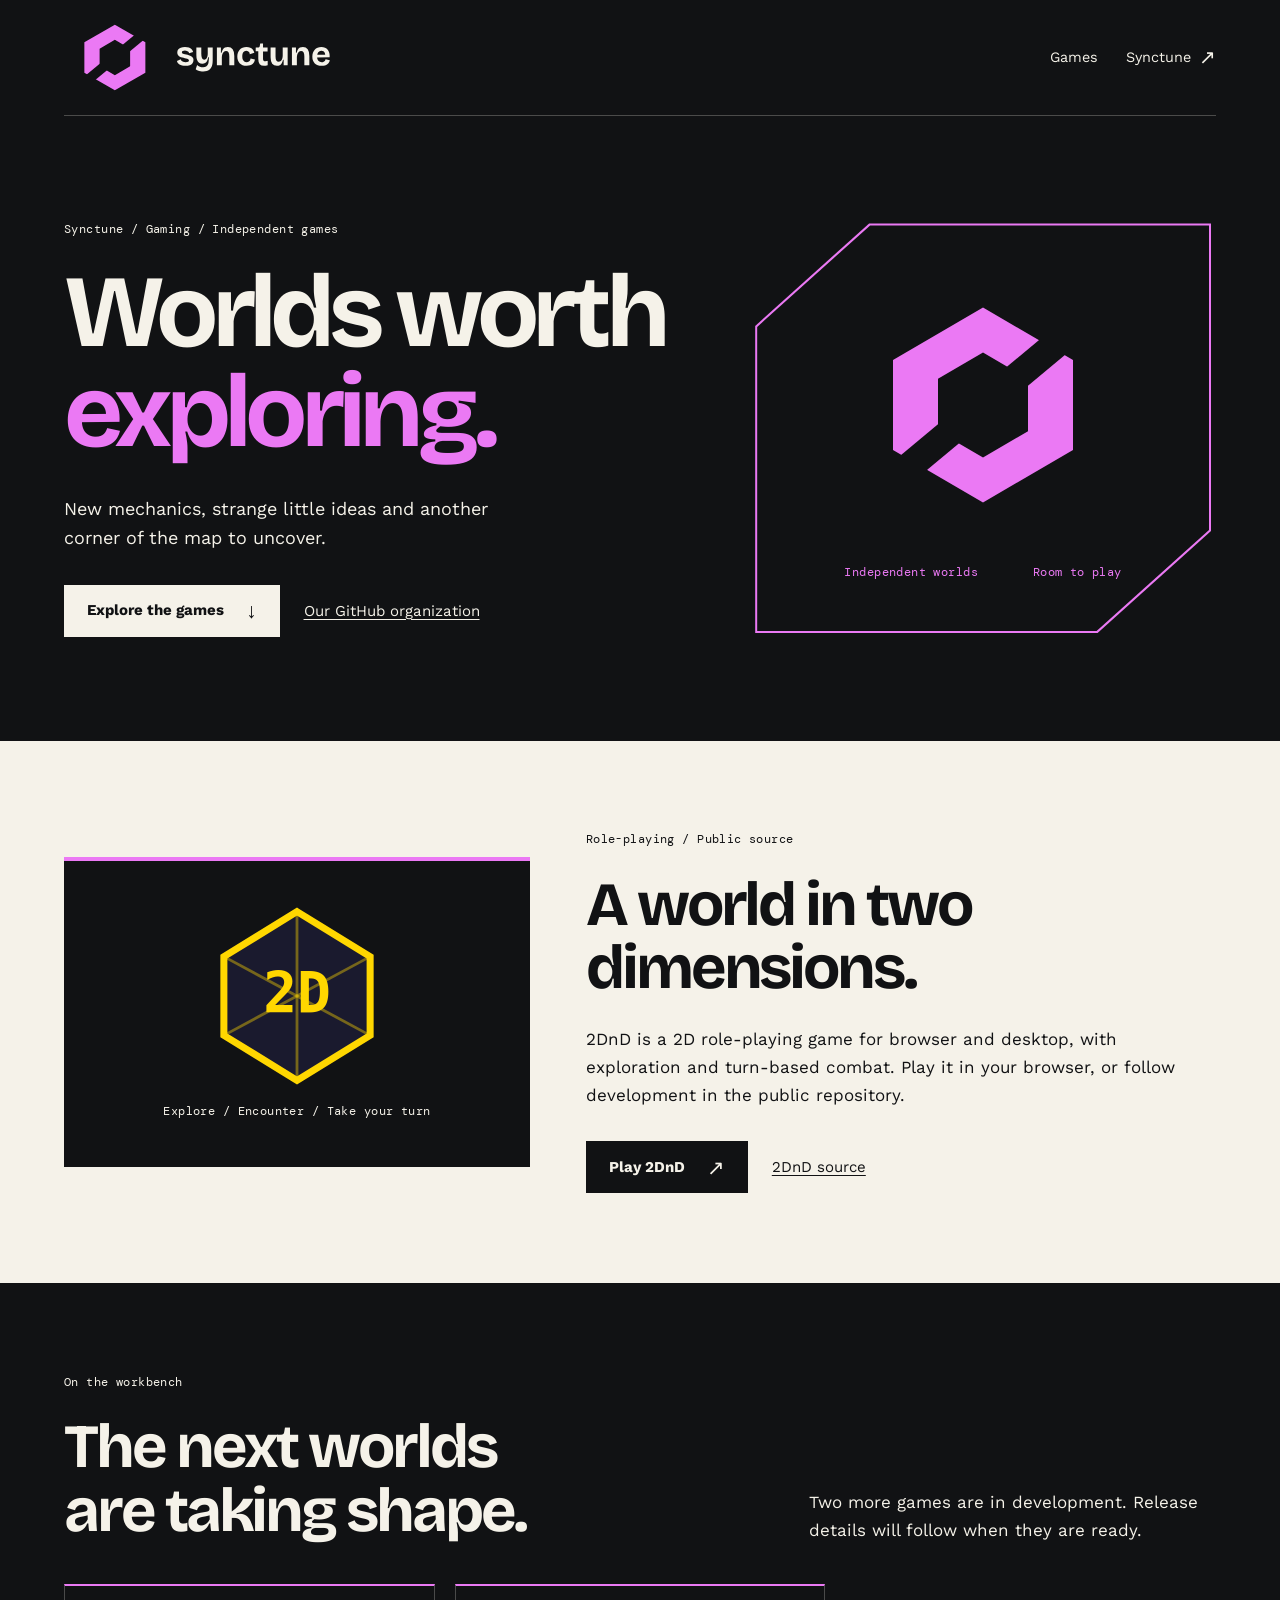
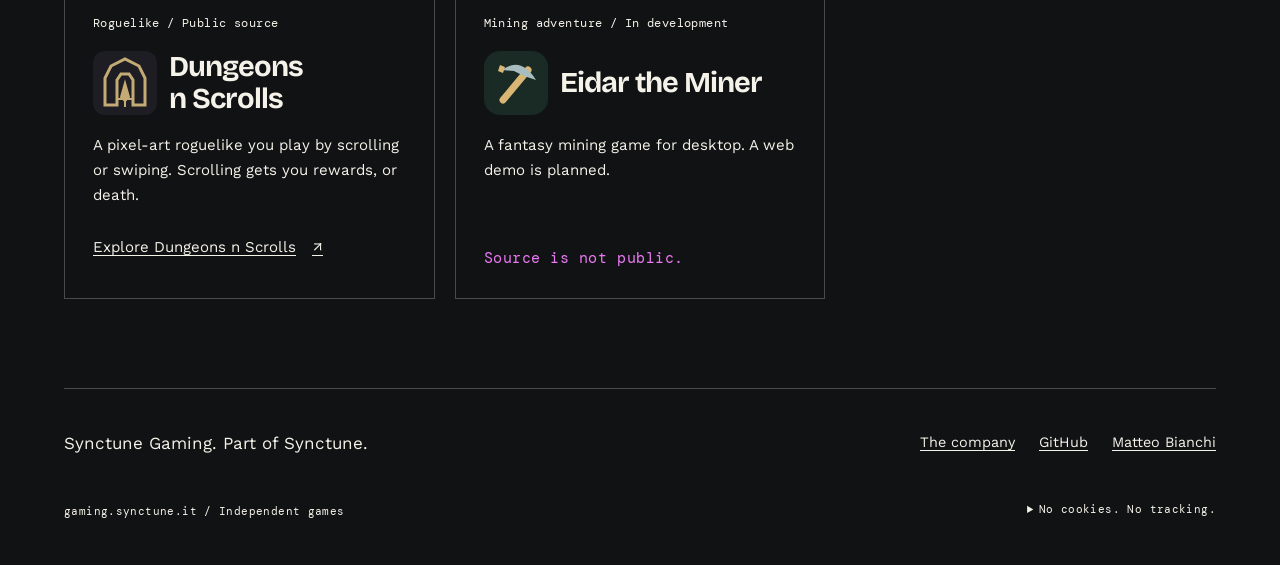
<file: index.html>
<!doctype html>
<html lang="en">
<head>
  <meta charset="utf-8">
  <meta name="viewport" content="width=device-width, initial-scale=1">
  <meta name="description" content="Explore Synctune Gaming: 2DnD, Dungeons n Scrolls, Eidar the Miner and independent game-development experiments.">
  <meta name="theme-color" content="#111214">
  <meta property="og:type" content="website">
  <meta property="og:title" content="Synctune Gaming | Worlds worth exploring">
  <meta property="og:description" content="Independent games, strange ideas and the next world taking shape. A branch of Synctune.">
  <meta property="og:url" content="https://gaming.synctune.it/">
  <meta property="og:image" content="https://gaming.synctune.it/assets/social.png">
  <meta property="og:image:alt" content="Synctune Gaming's orchid Rift symbol and wordmark.">
  <link rel="canonical" href="https://gaming.synctune.it/">
  <link rel="icon" href="assets/favicon.svg" type="image/svg+xml">
  <link rel="apple-touch-icon" href="assets/apple-touch-icon.png">
  <link rel="stylesheet" href="assets/styles.css">
  <link rel="stylesheet" href="assets/brand.css">
  <link rel="preload" href="assets/fonts/BricolageGrotesque-Bold.ttf" as="font" type="font/ttf" crossorigin>
  <title>Synctune Gaming | Worlds worth exploring</title>
</head>
<body>
  <a class="skip-link" href="#main">Skip to content</a>
  <header class="site-header wrap">
    <a class="brand" href="./"><img src="assets/logo.svg" alt="Synctune Gaming home" width="881" height="320"></a>
    <nav class="site-nav" aria-label="Main navigation"><a href="#games">Games</a><a href="https://synctune.it">Synctune <span class="arrow" aria-hidden="true">&#8599;</span></a></nav>
  </header>
  <main id="main" tabindex="-1">
    <section class="branch-hero wrap" aria-labelledby="hero-title">
      <div class="hero-copy"><p class="eyebrow">Synctune / Gaming / Independent games</p><h1 id="hero-title">Worlds worth<br><span class="accent">exploring.</span></h1><p>New mechanics, strange little ideas and another corner of the map to uncover.</p><div class="actions"><a class="button" href="#games">Explore the games <span class="arrow" aria-hidden="true">&#8595;</span></a><a class="text-link" href="https://github.com/synctune-gaming">Our GitHub organization</a></div></div>
      <div class="hero-art rift" aria-hidden="true"><img src="assets/symbol.svg" alt="" width="320" height="320"><div class="art-caption"><span>Independent worlds</span><span>Room to play</span></div></div>
    </section>
    <section id="games" class="section light" aria-labelledby="game-title">
      <div class="feature wrap">
        <div class="feature-art" aria-hidden="true"><img src="assets/projects/2dnd.svg" alt="" width="64" height="64"><p class="meta">Explore / Encounter / Take your turn</p></div>
        <div class="feature-copy"><p class="eyebrow">Role-playing / Public source</p><h2 id="game-title">A world in two<br>dimensions.</h2><p>2DnD is a 2D role-playing game for browser and desktop, with exploration and turn-based combat. Play it in your browser, or follow development in the public repository.</p><div class="actions"><a class="button" href="https://2dnd.mbianchi.dev/">Play 2DnD <span class="arrow" aria-hidden="true">&#8599;</span></a><a class="text-link" href="https://github.com/mbianchidev/2dnd">2DnD source</a></div></div>
      </div>
    </section>
    <section class="section wrap" aria-labelledby="development-title">
      <div class="section-heading"><div><p class="eyebrow">On the workbench</p><h2 id="development-title">The next worlds<br>are taking shape.</h2></div><p>Two more games are in development. Release details will follow when they are ready.</p></div>
      <div class="cards">
        <article class="card"><p class="meta">Roguelike / Public source</p><div class="project-title"><img src="assets/projects/dungeons-n-scrolls.svg" alt="" width="64" height="64" loading="lazy"><h3>Dungeons n Scrolls</h3></div><p>A pixel-art roguelike you play by scrolling or swiping. Scrolling gets you rewards, or death.</p><a class="text-link" href="https://github.com/synctune-gaming/dungeons-n-scrolls">Explore Dungeons n Scrolls <span aria-hidden="true">&#8599;</span></a></article>
        <article class="card"><p class="meta">Mining adventure / In development</p><div class="project-title"><img src="assets/projects/eidar-the-miner.svg" alt="" width="64" height="64" loading="lazy"><h3>Eidar the Miner</h3></div><p>A fantasy mining game for desktop. A web demo is planned.</p><p class="availability">Source is not public.</p></article>
      </div>
    </section>
  </main>
  <footer class="site-footer wrap">
    <div class="footer-top"><p>Synctune Gaming. Part of Synctune.</p><nav class="footer-links" aria-label="Footer navigation"><a href="https://synctune.it">The company</a><a href="https://github.com/synctune-gaming">GitHub</a><a href="https://mbianchi.dev">Matteo Bianchi</a></nav></div>
    <div class="footer-bottom"><span>gaming.synctune.it / Independent games</span><details class="privacy"><summary>No cookies. No tracking.</summary><p>No analytics, cookies, embedded games or store widgets load here. Fonts and artwork are local. Hosting providers may process standard request data; linked project sites have their own privacy policies.</p></details></div>
  </footer>
</body>
</html>
</file>
<file: assets/styles.css>
@font-face {
  font-family: "Bricolage Grotesque";
  src: url("fonts/BricolageGrotesque-Bold.ttf") format("truetype");
  font-weight: 700;
  font-style: normal;
  font-display: swap;
}

@font-face {
  font-family: "Work Sans";
  src: url("fonts/WorkSans-Regular.ttf") format("truetype");
  font-weight: 400;
  font-style: normal;
  font-display: swap;
}

@font-face {
  font-family: "Work Sans";
  src: url("fonts/WorkSans-Bold.ttf") format("truetype");
  font-weight: 700;
  font-style: normal;
  font-display: swap;
}

@font-face {
  font-family: "DM Mono";
  src: url("fonts/DMMono-Regular.ttf") format("truetype");
  font-weight: 400;
  font-style: normal;
  font-display: swap;
}

:root {
  color-scheme: dark;
  --ink: #111214;
  --paper: #F5F2E9;
  --rule: rgb(245 242 233 / 25%);
  --gutter: clamp(20px, 5vw, 80px);
  font-family: "Work Sans", sans-serif;
  font-synthesis: none;
  color: var(--paper);
  background: var(--ink);
}

* { box-sizing: border-box; }

html { scroll-padding-top: 24px; }

body {
  margin: 0;
  font-size: 17px;
  line-height: 1.65;
}

::selection {
  color: var(--ink);
  background: var(--signal);
}

a {
  color: inherit;
  text-underline-offset: 0.22em;
  text-decoration-thickness: 1px;
}

:focus-visible {
  outline: 3px solid currentColor;
  outline-offset: 6px;
}

img {
  display: block;
  max-width: 100%;
  height: auto;
}

h1,
h2,
h3,
p,
figure { margin: 0; }

h1,
h2,
h3 {
  font-family: "Bricolage Grotesque", sans-serif;
  font-weight: 700;
  text-wrap: balance;
}

h1 {
  font-size: clamp(3.75rem, 8vw, 7.5rem);
  line-height: 0.98;
  letter-spacing: -0.065em;
}

h2 {
  font-size: clamp(2.4rem, 4.8vw, 4.5rem);
  line-height: 1.04;
  letter-spacing: -0.05em;
}

h3 {
  font-size: 1.8rem;
  line-height: 1.12;
  letter-spacing: -0.035em;
}

p { max-width: 62ch; }
p + p { margin-top: 1rem; }

.wrap {
  width: min(1280px, calc(100% - var(--gutter) * 2));
  margin-inline: auto;
}

.skip-link {
  position: absolute;
  z-index: 10;
  top: 12px;
  left: var(--gutter);
  padding: 12px 20px;
  color: var(--ink);
  background: var(--paper);
  transform: translateY(-160%);
}

.skip-link:focus { transform: none; }

.site-header {
  display: flex;
  justify-content: space-between;
  align-items: center;
  gap: 20px;
  min-height: 116px;
  border-bottom: 1px solid var(--rule);
}

.brand {
  display: block;
  flex: 0 0 auto;
  width: 280px;
}

.site-nav {
  display: flex;
  flex-wrap: wrap;
  align-items: center;
  gap: 8px 28px;
}

.site-nav a,
.footer-links a {
  display: inline-flex;
  align-items: center;
  min-height: 44px;
  font-size: 0.9rem;
}

.site-nav a { gap: 8px; text-decoration: none; }
.site-nav a:hover { color: var(--signal); text-decoration: underline; }

.eyebrow,
.meta,
.art-caption,
.availability,
.footer-bottom {
  font-family: "DM Mono", monospace;
  font-size: 0.75rem;
  font-weight: 400;
  letter-spacing: 0.035em;
  line-height: 1.6;
}

.eyebrow { margin-bottom: 24px; }
.accent { color: var(--signal); }

.branch-hero {
  display: grid;
  grid-template-columns: 1.15fr 0.85fr;
  align-items: center;
  gap: 56px;
  padding-block: clamp(56px, 8vw, 112px);
}

.hero-copy > p:not(.eyebrow) {
  max-width: 44ch;
  margin-top: 30px;
  font-size: 1.125rem;
}

.actions {
  display: flex;
  align-items: center;
  flex-wrap: wrap;
  gap: 12px 24px;
  margin-top: 32px;
}

.button {
  display: inline-flex;
  align-items: center;
  justify-content: center;
  gap: 22px;
  min-height: 52px;
  padding: 12px 22px;
  border: 1px solid var(--paper);
  color: var(--ink);
  background: var(--paper);
  font-size: 0.94rem;
  font-weight: 700;
  line-height: 1.4;
  text-decoration: none;
}

.button:hover {
  border-color: var(--signal);
  background: var(--signal);
}

.light .button {
  border-color: var(--ink);
  color: var(--paper);
  background: var(--ink);
}

.light .button:hover {
  color: var(--ink);
  background: var(--paper);
}

.text-link {
  display: inline-flex;
  align-items: center;
  gap: 16px;
  min-height: 44px;
  font-size: 0.94rem;
}

.arrow {
  display: inline-block;
  flex: 0 0 auto;
  font-family: sans-serif;
  font-size: 1.4em;
  line-height: 1;
}

.hero-art {
  position: relative;
  display: flex;
  flex-direction: column;
  align-items: center;
  justify-content: center;
  min-height: 420px;
  padding: 32px;
  border-block: 1px solid var(--rule);
  isolation: isolate;
}

.hero-art > img {
  z-index: 1;
  width: min(100%, 300px);
}

.art-caption {
  z-index: 1;
  display: flex;
  justify-content: space-between;
  flex-wrap: wrap;
  gap: 12px;
  width: 100%;
  margin-top: 28px;
}

.section { padding-block: clamp(56px, 7vw, 96px); }

.light {
  color-scheme: light;
  --rule: rgb(17 18 20 / 25%);
  color: var(--ink);
  background: var(--paper);
}

.section-heading {
  display: flex;
  align-items: end;
  justify-content: space-between;
  gap: 32px;
  margin-bottom: 40px;
}

.section-heading h2 { max-width: 17ch; }
.section-heading > p { max-width: 37ch; }

.feature {
  display: grid;
  grid-template-columns: 0.85fr 1.15fr;
  align-items: center;
  gap: 56px;
}

.feature-art {
  display: flex;
  flex-direction: column;
  align-items: center;
  justify-content: center;
  min-height: 310px;
  padding: 32px;
  border-top: 4px solid var(--signal);
  color: var(--paper);
  background: var(--ink);
}

.feature-art img { width: 180px; }
.feature-art .meta { margin-top: 16px; }

.feature-copy h2 { margin-bottom: 24px; }
.feature-copy .meta { margin-bottom: 16px; }

.cards {
  display: grid;
  grid-template-columns: repeat(3, minmax(0, 1fr));
  gap: 20px;
}

.card {
  display: flex;
  flex-direction: column;
  align-items: start;
  gap: 18px;
  min-height: 272px;
  padding: 28px;
  border: 1px solid var(--rule);
  border-top: 2px solid var(--signal);
}

.card h3 { overflow-wrap: anywhere; }
.project-title {
  display: flex;
  align-items: center;
  gap: 12px;
  min-width: 0;
}

.project-title img {
  flex: 0 0 64px;
  width: 64px;
  height: 64px;
  object-fit: contain;
  background: var(--ink);
}

.card p:not(.meta) { font-size: 0.94rem; }
.card > a,
.card > .availability { margin-top: auto; }
.availability { padding-top: 8px; color: var(--signal); }
.light .availability { color: var(--ink); }

.split {
  display: grid;
  grid-template-columns: 1fr 1fr;
  gap: 64px;
  align-items: start;
}

.split h2 { max-width: 14ch; }
.split-copy { padding-top: 6px; }
.split-copy > p { font-size: 1.125rem; }
.split-copy .text-link { margin-top: 20px; }

.note {
  margin-top: 36px;
  padding-left: 24px;
  border-left: 2px solid var(--signal);
  font-size: 0.875rem;
}

.service-list {
  display: grid;
  grid-template-columns: 1fr 1fr;
  gap: 0 40px;
  padding: 0;
  margin: 32px 0 0;
  list-style: none;
}

.service-list li {
  padding-block: 18px;
  border-top: 1px solid var(--rule);
}

.service-list strong {
  display: block;
  font-family: "Bricolage Grotesque", sans-serif;
  font-size: 1.25rem;
  line-height: 1.3;
}

.service-list span { display: block; margin-top: 8px; font-size: 0.94rem; }

.contact-band {
  display: flex;
  align-items: center;
  flex-wrap: wrap;
  justify-content: space-between;
  gap: 32px;
  padding-block: 48px;
  border-top: 1px solid var(--rule);
}

.contact-band h2 { max-width: 17ch; }

.site-footer {
  padding-block: 32px;
  border-top: 1px solid var(--rule);
}

.footer-top,
.footer-bottom {
  display: flex;
  flex-wrap: wrap;
  justify-content: space-between;
  align-items: center;
  gap: 16px 32px;
}

.footer-top { margin-bottom: 24px; }
.footer-links { display: flex; flex-wrap: wrap; gap: 4px 24px; }
.footer-bottom { font-size: 0.6875rem; }
.footer-bottom > a { display: inline-flex; align-items: center; min-height: 44px; }

.privacy { max-width: 65ch; }
.privacy summary { cursor: pointer; min-height: 44px; padding-block: 12px; }
.privacy p { margin-block: 8px 20px; font-family: "Work Sans", sans-serif; font-size: 0.875rem; letter-spacing: normal; }

@media (max-width: 1000px) {
  .branch-hero { gap: 32px; }
  h1 { font-size: clamp(3.5rem, 8vw, 6rem); }
  .hero-art { min-height: 350px; padding: 20px; }
  .cards { grid-template-columns: repeat(2, minmax(0, 1fr)); }
  .feature { gap: 32px; }
  .split { gap: 32px; }
}

@media (max-width: 700px) {
  .site-header { flex-direction: column; align-items: start; gap: 0; padding-bottom: 16px; }
  .brand { width: 248px; margin-left: -8px; }
  .site-nav { width: 100%; justify-content: space-between; gap: 8px 16px; }
  .site-nav a { font-size: 0.875rem; }
  .branch-hero { grid-template-columns: 1fr; gap: 44px; }
  h1 { font-size: clamp(3.5rem, 12.5vw, 5.5rem); }
  .hero-art { min-height: 320px; }
  .hero-art > img { width: 220px; }
  .cards,
  .feature,
  .split,
  .service-list { grid-template-columns: 1fr; }
  .section-heading { flex-direction: column; align-items: start; }
  .feature-art { min-height: 260px; }
  .card { min-height: 230px; }
  .contact-band .button { max-width: 100%; }
}

@media (prefers-reduced-motion: no-preference) {
  .button { transition: background-color 160ms ease, border-color 160ms ease; }
}

@media print {
  :root { color-scheme: light; color: #111214; background: white; }
  .site-header, .site-footer, .hero-art { display: none; }
  .branch-hero { display: block; }
  .accent, .availability { color: #111214; }
  .cards { grid-template-columns: 1fr 1fr; }
  .card { break-inside: avoid; border-color: #111214; }
}
</file>
<file: assets/brand.css>
:root { --signal: #EB79F4; }

.rift { border: 0; }

.rift::before,
.rift::after {
  content: "";
  position: absolute;
  z-index: -1;
  inset: 5px;
  background: var(--signal);
  clip-path: polygon(25% 0, 100% 0, 100% 75%, 75% 100%, 0 100%, 0 25%);
}

.rift::after {
  inset: 7px;
  background: var(--ink);
}

.rift .art-caption {
  max-width: 75%;
  padding-inline: 12px;
  color: var(--signal);
  transform: translateY(-20px);
}
</file>
